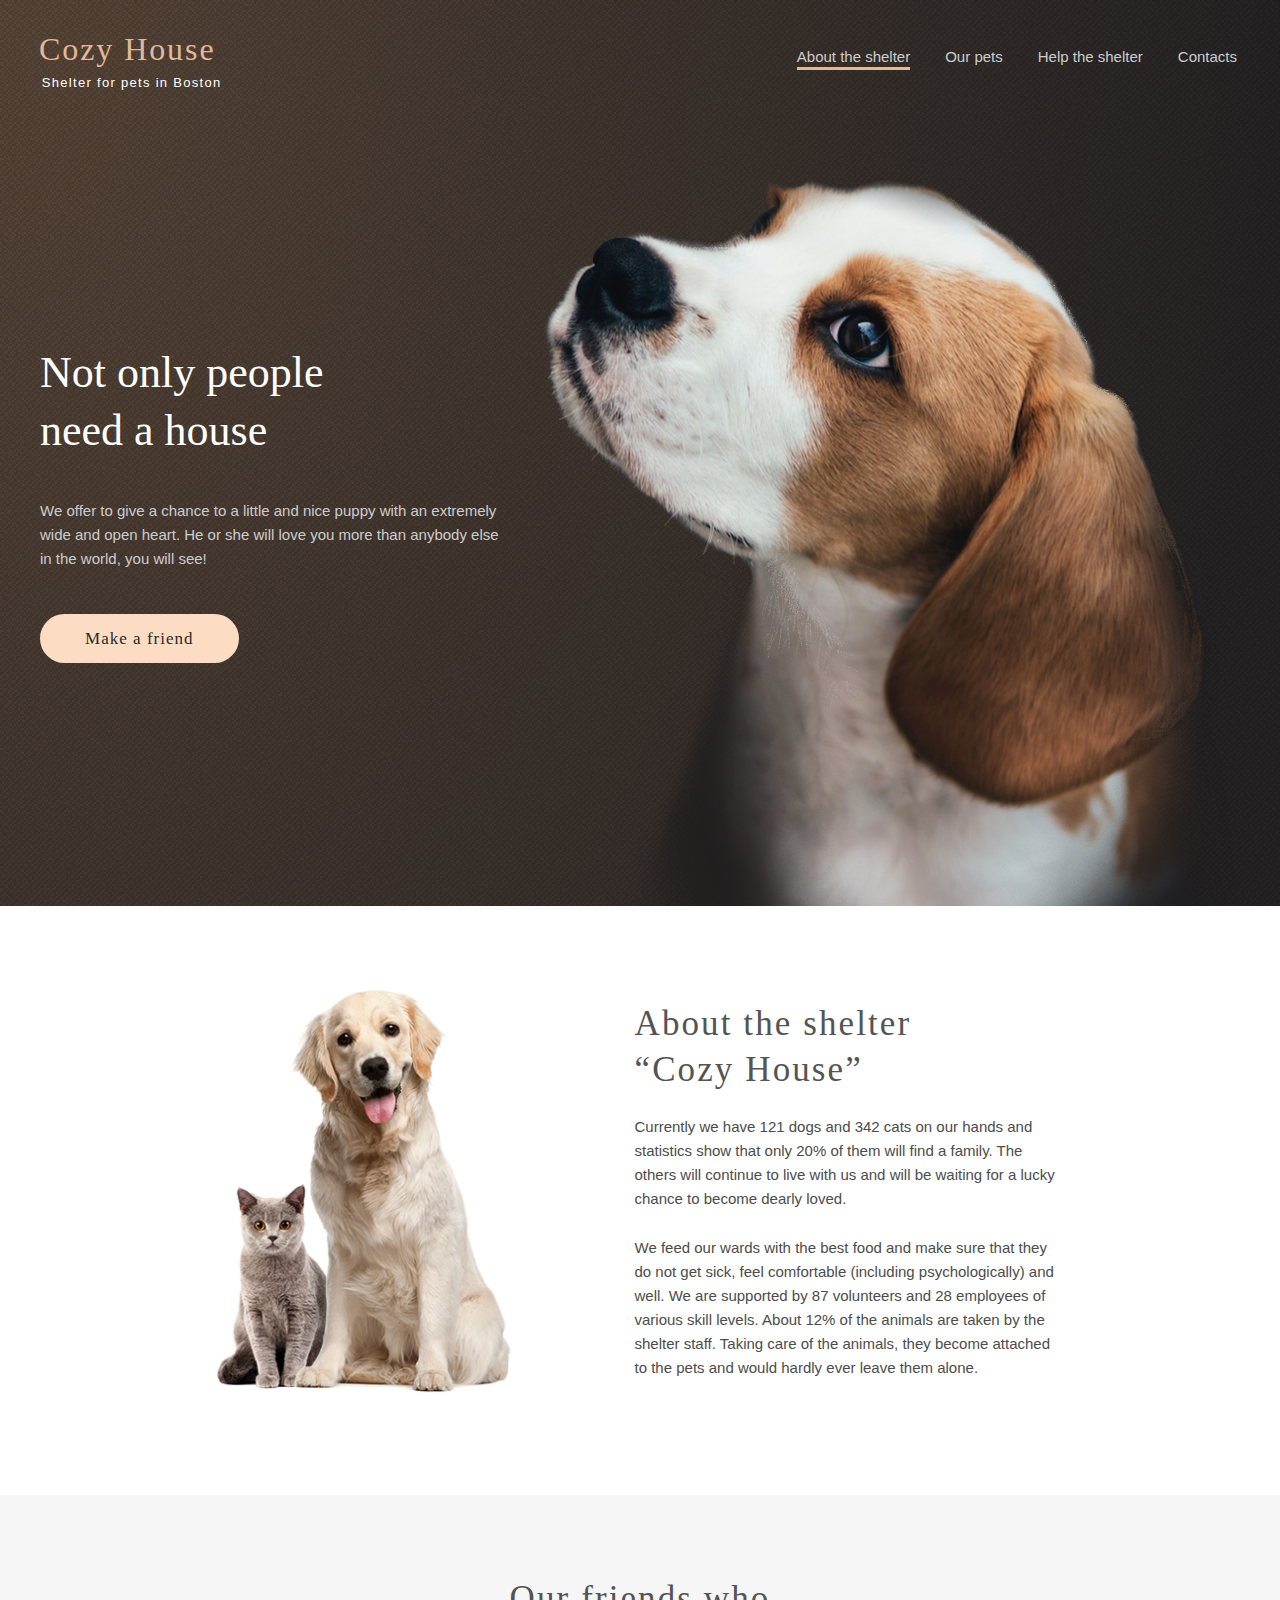
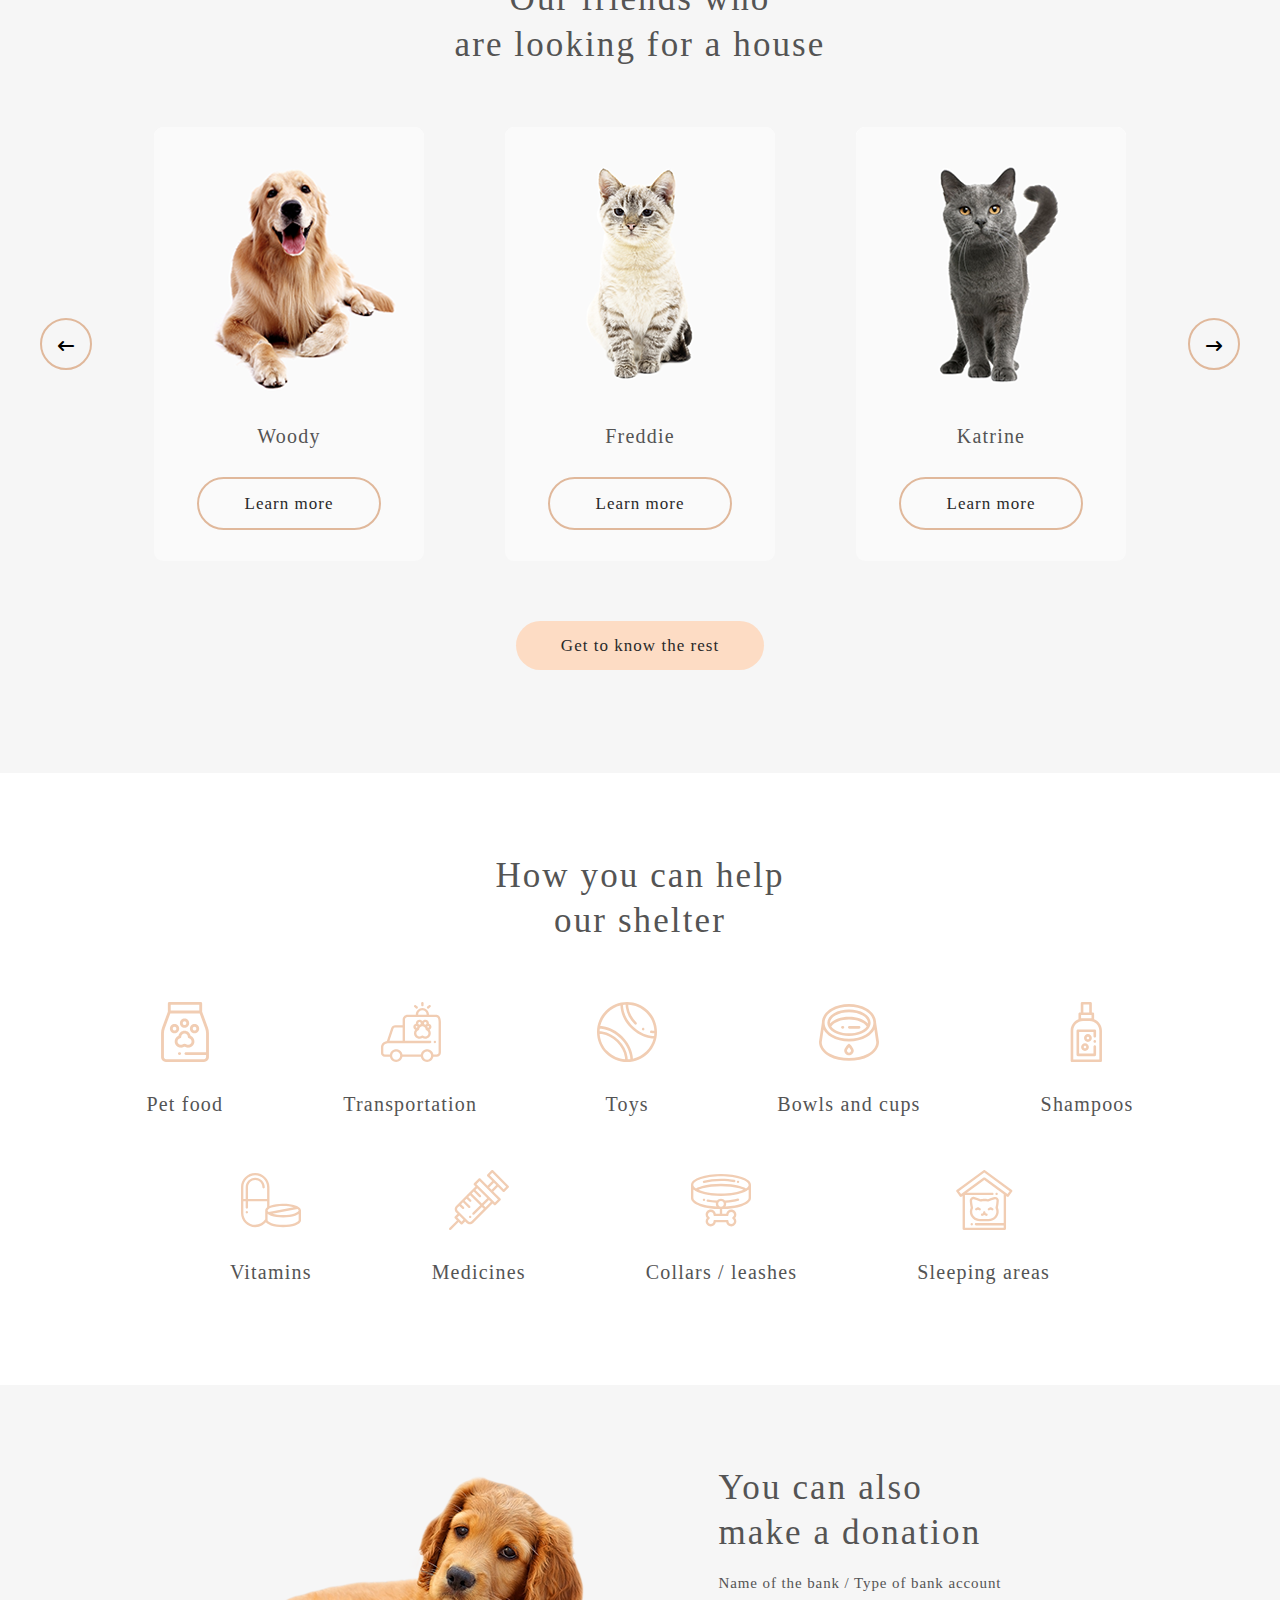
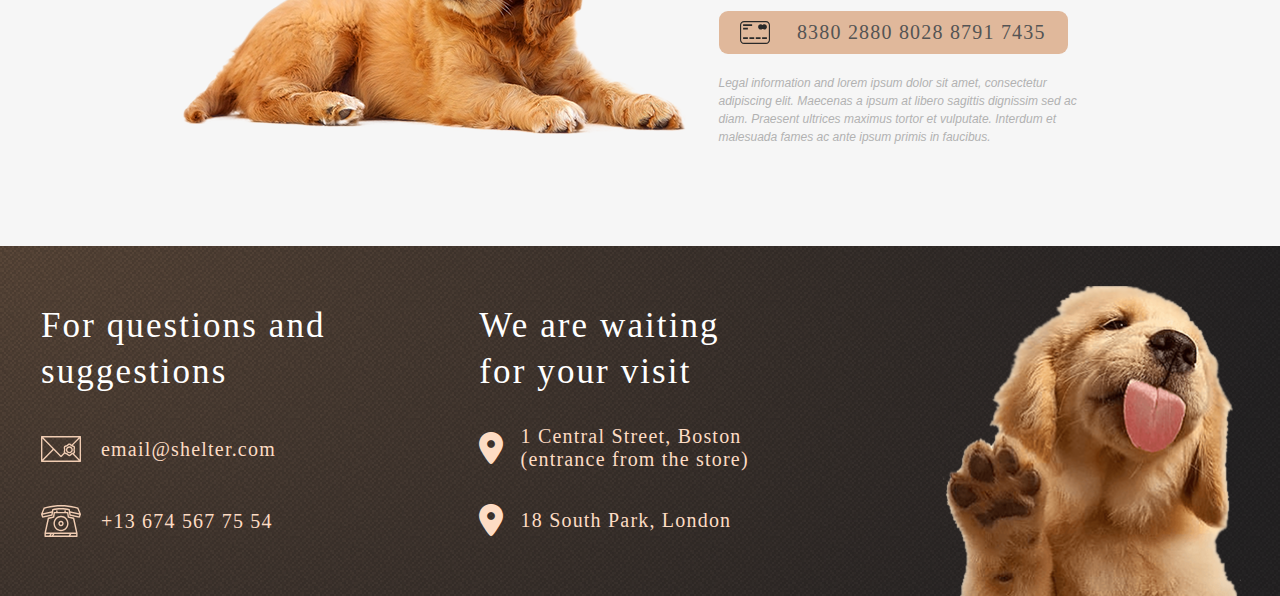
<file: shelter/index.html>
<!DOCTYPE html>
<html lang="en">
<head>
    <meta charset="UTF-8">
    <meta name="viewport" content="width=device-width, initial-scale=1.0">
    <link rel="stylesheet" href="./css/normalize.css" type="text/css">
    <link type="image/x-icon" href="./img/footer-puppy.png" rel="shortcut icon">
    <link href="https://cdnjs.cloudflare.com/ajax/libs/font-awesome/6.3.0/css/all.min.css" rel="stylesheet" type="text/css">
    <link rel="stylesheet" href="./css/common.css" type="text/css">
    <link rel="stylesheet" href="./css/home.css" type="text/css">
    <script src="./js/script.js"></script>
    <script src="./js/burger.js"></script>
    <script src="./js/pets.js"></script>
    <script src="./js/main-slider.js"></script>
    <script src="./js/pop-up.js"></script>
    <title>Shelter</title>
</head>
<body>
    <div class="header-container">
        <header class="header section">
            <div class="main-header">
                <a href="#" class="logo-link">
                    <h3 class="header-headline">Cozy House</h3>
                    <p class="header-description">Shelter for pets in Boston</p>
                </a>
                <nav class="navigation">
                    <a href="./index.html" class="navigation-item navigation-active-item">About the shelter</a>
                    <a href="./pets.html" class="navigation-item">Our pets</a>
                    <a href="#help" class="navigation-item">Help the shelter</a>
                    <a href="#footer" class="navigation-item">Contacts</a>
                </nav>
                <div class="burger-menu">
                    <i class="fa-sharp fa-solid fa-bars burger-icon"></i>
                </div>
                <div class="burger-wrapper">
                    <div class="burger-content">
                        <div class="burger-items">
                            <a href="./index.html" class="navigation-item navigation-active-item burger-active-item burger-item">About the shelter</a>
                            <a href="./pets.html" class="navigation-item burger-item">Our pets</a>
                            <a href="#help" class="navigation-item burger-item">Help the shelter</a>
                            <a href="#footer" class="navigation-item burger-item">Contacts</a>
                        </div>
                    </div>
                </div>
            </div>
        </header>
        <section class="section">
            <div class="not-only">
                <div class="information-container">
                    <h1 class="section-headline">Not only people<br>need a house</h1>
                    <p class="section-description">We offer to give a chance to a little and nice puppy with an extremely wide and open heart. He or she will love you more than anybody else in the world, you will see!</p>
                    <a href="#our-friends"  class="main-button">Make a friend</a>
                </div>
                <div class="image-container">
                    <img src="./img/start-screen-puppy.png" alt="start-screen-puppy" class="main-image">
                </div>
            </div>
        </section>
    </div>
    <main>
        <section class="section">
            <div class="about">
                <div class="about-description">
                    <h3 class="about-heading">About the shelter</h3>
                    <h3 class="about-heading">“Cozy House”</h3>
                    <p class="about-text">Currently we have 121 dogs and 342 cats on our hands and statistics show that only 20% of them will find a family. The others will continue to live with us and will be waiting for a lucky chance to become dearly loved.</p>
                    <p class="about-text second-text">We feed our wards with the best food and make sure that they do not get sick, feel comfortable (including psychologically) and well. We are supported by 87 volunteers and 28 employees of various skill levels. About 12% of the animals are taken by the shelter staff. Taking care of the animals, they become attached to the pets and would hardly ever leave them alone.</p>
                </div>
                <div class="about-image-container">
                    <img src="./img/about-pets.png" alt="about-pets" class="about-image">
                </div>
            </div>
        </section>
        <div class="our-friends-container" id="our-friends">
            <section class="section">
                <div class="our-friends">
                    <h3 class="our-friends-title">Our friends who<br>are looking for a house</h3>
                    <div class="our-friends-details">
                        <div class="our-friends-pets">
                            <!--
                            <a href="#" class="friend-pet first-pet">
                                <img src="./img/pets-katrine.png" alt="katrine" class="friend-pet-image">
                                <div class="friend-pet-name">Katrine</div>
                                <span class="secondary-button">Learn more</span>
                            </a>
                            <a href="#" class="friend-pet second-pet">
                                <img src="./img/pets-jennifer.png" alt="jennifer" class="friend-pet-image">
                                <div class="friend-pet-name">Jennifer</div>
                                <span class="secondary-button">Learn more</span>
                            </a>
                            <a href="#" class="friend-pet third-pet">
                                <img src="./img/pets-woody.png" alt="woody" class="friend-pet-image">
                                <div class="friend-pet-name">Woody</div>
                                <span class="secondary-button">Learn more</span>
                            </a>
                            -->
                        </div>
                        <i class="fa-sharp fa-solid fa-arrow-left-long friend-pet-arrow"></i>
                        <i class="fa-sharp fa-solid fa-arrow-right-long friend-pet-arrow"></i>
                        <div class="pet-wrapper">
                            <div class="pet-popup">
                                <i class="fa-solid fa-xmark"></i>
                                <div class="pet-image-container">
                                    <img class="pet-image" alt="pet-image" src="./img/pets-jennifer.png"></img>
                                </div>
                                <div class="pet-content">
                                    <div class="pet-name">Jennifer</div>
                                    <div class="pet-breed">Dog - Labrador</div>
                                    <div class="pet-text">Jennifer is a sweet 2 months old Labrador that is patiently waiting to find a new forever home. This girl really enjoys being able to go outside to run and play, but won't hesitate to play up a storm in the house if she has all of her favorite toys.</div>
                                    <ul class="pet-information">
                                        <li class="pet-age information-item"><b class="information-item-field">Age: </b><span>2 months</span></li>
                                        <li class="inoculations information-item"><b class="information-item-field">Inoculations: </b><span>none</span></li>
                                        <li class="diseases information-item"><b class="information-item-field">Diseases: </b><span>none</span></li>
                                        <li class="parasites information-item"><b class="information-item-field">Parasites: </b><span>none</span></li>
                                    </ul>
                                </div>
                            </div>
                        </div>
                    </div>
                    <div class="pets-button-container">
                        <a href="./pets.html" class="main-button pets-button">Get to know the rest</a>
                    </div>
                </div>
            </section>
        </div>
        <section class="section">
            <div class="help" id="help">
                <h3 class="help-title">How you can help<br>our shelter</h3>
                <div class="help-items">
                    <div class="help-item">
                        <img src="./img/icons-for-help-section/icon-pet-food.svg" alt="pet-food" class="help-item-img">
                        <h4 class="help-item-title">Pet food</h4>
                    </div>
                    <div class="help-item">
                        <img src="./img/icons-for-help-section/icon-transportation.svg" alt="transportation" class="help-item-img">
                        <h4 class="help-item-title">Transportation</h4>
                    </div>
                    <div class="help-item">
                        <img src="./img/icons-for-help-section/icon-toys.svg" alt="toys" class="help-item-img">
                        <h4 class="help-item-title">Toys</h4>
                    </div>
                    <div class="help-item">
                        <img src="./img/icons-for-help-section/icon-bowls-and-cups.svg" alt="bowls-and-cups" class="help-item-img">
                        <h4 class="help-item-title">Bowls and cups</h4>
                    </div>
                    <div class="help-item">
                        <img src="./img/icons-for-help-section/icon-shampoos.svg" alt="shampoos" class="help-item-img">
                        <h4 class="help-item-title">Shampoos</h4>
                    </div>
                    <div class="help-item">
                        <img src="./img/icons-for-help-section/icon-vitamins.svg" alt="vitamins" class="help-item-img">
                        <h4 class="help-item-title">Vitamins</h4>
                    </div>
                    <div class="help-item">
                        <img src="./img/icons-for-help-section/icon-medicines.svg" alt="medicines" class="help-item-img">
                        <h4 class="help-item-title">Medicines</h4>
                    </div>
                    <div class="help-item">
                        <img src="./img/icons-for-help-section/icon-collars-leashes.svg" alt="icon-collars-leashes" class="help-item-img">
                        <h4 class="help-item-title">Collars / leashes</h4>
                    </div>
                    <div class="help-item">
                        <img src="./img/icons-for-help-section/icon-sleeping-area.svg" alt="sleeping-areas" class="help-item-img">
                        <h4 class="help-item-title">Sleeping areas</h4>
                    </div>
                </div>
            </div>
        </section>
        <section class="in-addition">
            <div class="donation-container section">
                <div class="donation-dog">
                    <img src="./img/donation-dog.png" alt="donation-dog" class="donation-dog-image">
                </div>
                <div class="donation-information">
                    <h3 class="donation-title">You can also<br>make a donation</h3>
                    <h5 class="donation-subtitle">Name of the bank / Type of bank account</h5>
                    <div class="card">
                        <img src="./img/icons-for-donation-section/credit-card.svg" alt="credit-card" class="credit-card">
                        <a href="#" class="card-link">
                            <h4 class="card-number">8380 2880 8028 8791 7435</h4>
                        </a>
                    </div>
                    <p class="donation-description">Legal information and lorem ipsum dolor sit amet, consectetur adipiscing elit. Maecenas a ipsum at libero sagittis dignissim sed ac diam. Praesent ultrices maximus tortor et vulputate. Interdum et malesuada fames ac ante ipsum primis in faucibus.</p>
                </div>
            </div>
        </section>
    </main>
    <footer class="footer" id="footer">
        <div class="section">
            <div class="footer-container">
                <div class="contact">
                    <h3 class="contact-headline">For questions and suggestions</h3>
                    <div class="email-container">
                        <a href="mailto:email@shelter.com" class="email">
                        <img src="./img/icons-for-footer/icon-email.svg" alt="email" class="email-icon">
                        <div class="email-text">email@shelter.com</div></a>
                    </div>
                    <div class="phone-container">
                        <a href="tel:+136745677554”" class="phone-number">
                        <img src="./img/icons-for-footer/icon-phone.svg" alt="phone" class="phone-icon">
                        <div class="phone-text">+13 674 567 75 54</div></a>
                    </div>
                </div>
                <div class="address">
                    <h3 class="address-headline">We are waiting for your visit</h3>
                    <div class="first-address">
                        <a href="https://goo.gl/maps/zKSyStFn48Qr1TkD9" target="_blank" class="first-address-location">
                            <i class="fa-sharp fa-solid fa-location-dot"></i>
                            <p class="first-address-text">1 Central Street, Boston<br>(entrance from the store)</p>
                        </a>
                    </div>
                    <div class="second-address">
                        <a href="https://goo.gl/maps/zKSyStFn48Qr1TkD9" target="_blank" class="second-address-location">
                            <i class="fa-sharp fa-solid fa-location-dot"></i>
                            <p class="second-address-text">18 South Park, London</p>
                        </a>
                    </div>
                </div>
                <div class="puppy-container">
                    <img src="./img/footer-puppy.png" alt="footer-puppy" class="puppy-image">
                </div>
            </div>
        </div>
    </footer>
</body>
</html>
</file>
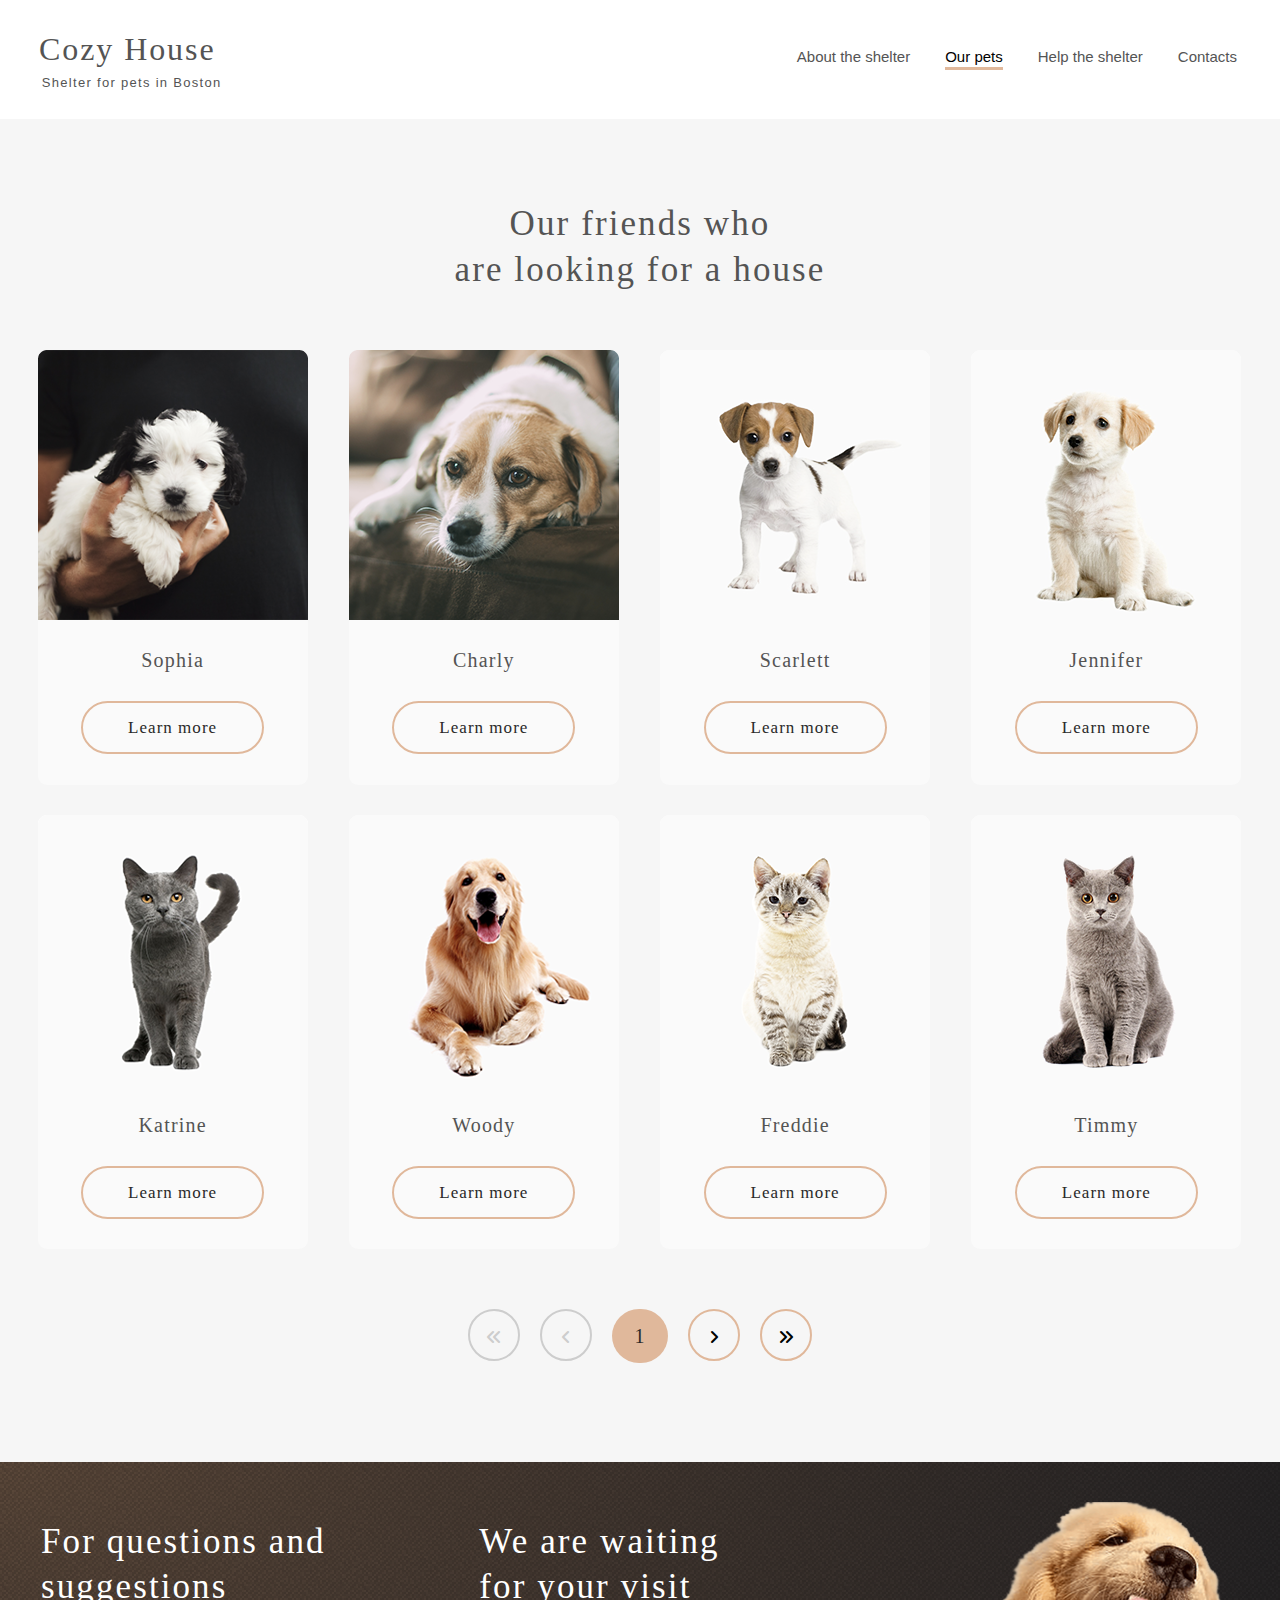
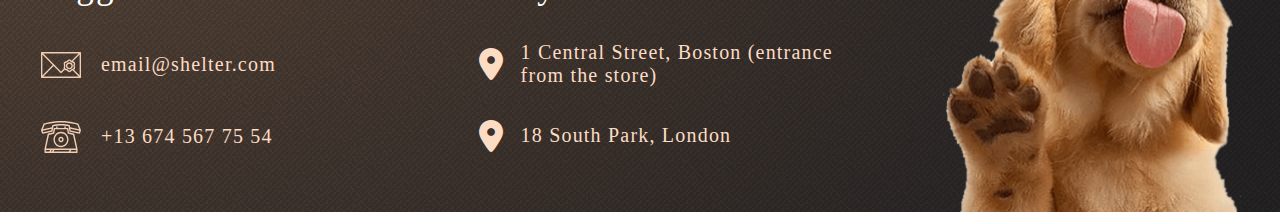
<file: shelter/pets.html>
<!DOCTYPE html>
<html lang="en">
    <head>
        <meta charset="UTF-8">
        <meta name="viewport" content="width=device-width, initial-scale=1.0">
        <link rel="stylesheet" href="./css/normalize.css" type="text/css">
        <link type="image/x-icon" href="./img/footer-puppy.png" rel="shortcut icon">
        <link href="https://cdnjs.cloudflare.com/ajax/libs/font-awesome/6.3.0/css/all.min.css" rel="stylesheet" type="text/css">
        <link rel="stylesheet" href="./css/common.css" type="text/css">
        <link rel="stylesheet" href="./css/pets.css" type="text/css">
        <script src="./js/script.js"></script>
        <script src="./js/burger.js"></script>
        <script src="./js/pets.js"></script>
        <script src="./js/pop-up.js"></script>
        <script src="./js/pets-pagination.js"></script>
        <title>Pets</title>
    </head>
    <body>
        <div class="header-container">
            <header class="header section">
                <div class="main-header">
                    <a href="./index.html" class="logo-link">
                        <h3 class="header-headline">Cozy House</h3>
                        <p class="header-description">Shelter for pets in Boston</p>
                    </a>
                    <nav class="navigation">
                        <a href="./index.html" class="navigation-item">About the shelter</a>
                        <a href="./pets.html" class="navigation-item navigation-active-item">Our pets</a>
                        <a href="./index.html#help" class="navigation-item">Help the shelter</a>
                        <a href="#footer" class="navigation-item">Contacts</a>
                    </nav>
                    <div class="burger-menu">
                        <i class="fa-sharp fa-solid fa-bars burger-icon"></i>
                    </div>
                    <div class="burger-wrapper">
                        <div class="burger-content">
                            <div class="burger-items">
                                <a href="./index.html" class="navigation-item burger-item">About the shelter</a>
                                <a href="./pets.html" class="navigation-item burger-active-item burger-item">Our pets</a>
                                <a href="#help" class="navigation-item burger-item">Help the shelter</a>
                                <a href="#footer" class="navigation-item burger-item">Contacts</a>
                            </div>
                        </div>
                    </div>
                </div>
            </header>
        </div>
        <main>
            <div class="our-friends-container">
                <div class="pet-wrapper">
                    <div class="pet-popup">
                        <i class="fa-solid fa-xmark"></i>
                        <div class="pet-image-container">
                            <img class="pet-image" alt="pet-image" src="./img/pets-jennifer.png"></img>
                        </div>
                        <div class="pet-content">
                            <div class="pet-name">Jennifer</div>
                            <div class="pet-breed">Dog - Labrador</div>
                            <div class="pet-text">Jennifer is a sweet 2 months old Labrador that is patiently waiting to find a new forever home. This girl really enjoys being able to go outside to run and play, but won't hesitate to play up a storm in the house if she has all of her favorite toys.</div>
                            <ul class="pet-information">
                                <li class="pet-age information-item"><b class="information-item-field">Age: </b><span>2 months</span></li>
                                <li class="inoculations information-item"><b class="information-item-field">Inoculations: </b><span>none</span></li>
                                <li class="diseases information-item"><b class="information-item-field">Diseases: </b><span>none</span></li>
                                <li class="parasites information-item"><b class="information-item-field">Parasites: </b><span>none</span></li>
                            </ul>
                        </div>
                    </div>
                </div>
                <div class="section">
                    <section class="our-friends" id="our-friends">
                        <h1 class="our-friends-title">Our friends who<br>are looking for a house</h1>
                        <div class="our-friends-details">
                            <div class="our-friends-pets">
                                <!--
                                <a href="#" class="friend-pet first-friend-pet">
                                    <img src="./img/pets-katrine.png" alt="katrine" class="friend-pet-image">
                                    <div class="friend-pet-name">Katrine</div>
                                    <span class="secondary-button">Learn more</span>
                                </a>
                                <a href="#" class="friend-pet second-friend-pet">
                                    <img src="./img/pets-jennifer.png" alt="jennifer" class="friend-pet-image">
                                    <div class="friend-pet-name">Jennifer</div>
                                    <span class="secondary-button">Learn more</span>
                                </a>
                                <a href="#" class="friend-pet third-friend-pet">
                                    <img src="./img/pets-woody.png" alt="woody" class="friend-pet-image">
                                    <div class="friend-pet-name">Woody</div>
                                    <span class="secondary-button">Learn more</span>
                                </a>
                                <a href="#" class="friend-pet fourth-friend-pet">
                                    <img src="./img/additional-images/pets-sophia.png" alt="sophia" class="friend-pet-image">
                                    <div class="friend-pet-name">Sophia</div>
                                    <span class="secondary-button">Learn more</span>
                                </a>
                                <a href="#" class="friend-pet fifth-friend-pet">
                                    <img src="./img/additional-images/pets-timmy.png" alt="timmy" class="friend-pet-image">
                                    <div class="friend-pet-name">Timmy</div>
                                    <span class="secondary-button">Learn more</span>
                                </a>
                                <a href="#" class="friend-pet sixth-friend-pet">
                                    <img src="./img/additional-images/pets-charly.png" alt="charly" class="friend-pet-image">
                                    <div class="friend-pet-name">Charly</div>
                                    <span class="secondary-button">Learn more</span>
                                </a>
                                <a href="#" class="friend-pet seventh-friend-pet">
                                    <img src="./img/additional-images/pets-scarlet.png" alt="scarlet" class="friend-pet-image">
                                    <div class="friend-pet-name">Scarlet</div>
                                    <span class="secondary-button">Learn more</span>
                                </a>
                                <a href="#" class="friend-pet eighth-friend-pet">
                                    <img src="./img/additional-images/pets-freddie.png" alt="freddie" class="friend-pet-image">
                                    <div class="friend-pet-name">Freddie</div>
                                    <span class="secondary-button">Learn more</span>
                                </a>
                                -->
                            </div>
                        </div>
                        <div class="container-for-arrows">
                            <a href="#" class="arrow-left">
                                <i class="fa-solid fa-angles-left"></i>
                            </a>
                            <a href="#" class="arrow-left">
                                <i class="fa-solid fa-angle-left"></i>
                            </a>
                            <a href="#" class="page-button">1</a>
                            <a href="#" class="arrow-right">
                                <i class="fa-solid fa-angle-right"></i>
                            </a>
                            <a href="#" class="arrow-right">
                                <i class="fa-solid fa-angles-right"></i>
                            </a>
                        </div>
                    </section>
                </div>
            </div>
        </main>
        <footer class="footer" id="footer">
            <div class="section">
                <div class="footer-container">
                    <div class="contact">
                        <h3 class="contact-headline">For questions and suggestions</h3>
                        <div class="email-container">
                            <a href="mailto:email@shelter.com" class="email">
                            <img src="./img/icons-for-footer/icon-email.svg" alt="email" class="email-icon">
                            <div class="email-text">email@shelter.com</div></a>
                        </div>
                        <div class="phone-container">
                            <a href="tel:+136745677554”" class="phone-number">
                            <img src="./img/icons-for-footer/icon-phone.svg" alt="phone" class="phone-icon">
                            <div class="phone-text">+13 674 567 75 54</div></a>
                        </div>
                    </div>
                    <div class="address">
                        <h3 class="address-headline">We are waiting for your visit</h3>
                        <div class="first-address">
                            <a href="https://goo.gl/maps/zKSyStFn48Qr1TkD9" target="_blank" class="first-address-location">
                                <i class="fa-sharp fa-solid fa-location-dot"></i>
                                <p class="first-address-text">1 Central Street, Boston (entrance from the store)</p>
                            </a>
                        </div>
                        <div class="second-address">
                            <a href="https://goo.gl/maps/zKSyStFn48Qr1TkD9" target="_blank" class="second-address-location">
                                <i class="fa-sharp fa-solid fa-location-dot"></i>
                                <p class="second-address-text">18 South Park, London</p>
                            </a>
                        </div>
                    </div>
                    <div class="puppy-container">
                        <img src="./img/footer-puppy.png" alt="footer-puppy" class="puppy-image">
                    </div>
                </div>
            </div>
        </footer>
    </body>
</html>
</file>
<file: shelter/css/common.css>
* {
    box-sizing: border-box;
}

html {
    scroll-behavior: smooth;
}

body {
    font-family: 'Georgia';
}

.section {
    max-width: 1280px;
    margin: 0 auto;
}

.main-header {
    display: flex;
    justify-content: space-between;
    align-items: center;
    padding-left: 1.25rem;
    padding-right: 1.25rem;
    position: relative;
}

.logo-link {
    text-decoration: none;
    color:#e0b89b;
    transition: all 0.2s;
}

.logo-link:active {
    color:#e49156;
}

.header-headline {
    font-style: normal;
    font-weight: 400;
    font-size: 2rem;
    line-height: 110%;
    letter-spacing: 0.06em;
    margin-bottom: 0;
}

.header-description {
    font-family: 'Arial';
    font-style: normal;
    font-weight: 400;
    font-size: 0.8125rem;
    line-height: 0.9375rem;
    letter-spacing: 0.1em;
    margin-top: 0.5rem;
    margin-bottom: 1.75rem;
    margin-left: 0.175rem;
}

.navigation {
    display: none;
}

.navigation-active-item {
    border-bottom: 3px solid #e0b89b;
    color:#FAFAFA;
}

.burger-menu {
    font-size: 1.8rem;
    padding-top: 0.6rem;
}

.burger-icon {
    color: #e0b89b;
    transition: transform 0.2s ease-in;
}

.burger-wrapper {
    display: none;
    position: fixed;
    left: 0;
    right: 0;
    top: 0;
    bottom: 0;
    background-color: rgba(41, 41, 41, 0.6);
}

.burger-content {
    height: 100%;
    max-width: 100vw;
    position: absolute;
    right: 0;
    background-color: #292929;
    animation-name: burger-content-animation;
    animation-duration: 0.2s;
    animation-direction: reverse;
    animation-fill-mode: both;
}

@keyframes burger-content-animation {
    from {width: 0;}
    to {width: 20rem;}
}

.visible-burger {
    overflow: hidden;
}

.visible-burger .burger-icon {
    z-index: 1;
    position: relative;
    transform: rotate(90deg);
}

.visible-burger .burger-content {
    animation-name: burger-content-animation;
    animation-duration: 0.2s;
    animation-direction: normal;
    animation-fill-mode: both;
    overflow-y: auto;
}

.burger-items {
    margin-left: 39px;
    margin-top: 256px;
    font-size: 35px;
    margin-right: 38px;
    text-align: center;
}

.burger-item {
    color: #CDCDCD;
    padding-bottom: 5px;
    margin-bottom: 49px;
    display: block;
    text-decoration: none;
    font-size: 32px;
    font-family: Arial;
}

.burger-active-item {
    color: #FAFAFA;
}

.main-image, .puppy-image {
    display: block;
}

.our-friends-container {
    background: #F6F6F6;
}

.our-friends-title {
    margin: 0 auto;
    max-width: 400px;
    font-style: normal;
    font-weight: 400;
    font-size: 35px;
    line-height: 130%;
    letter-spacing: 0.06em;
    color: #545454;
    text-align: center;
}

.friend-pet {
    margin-bottom: 1.875rem;
    background: #FAFAFA;
    padding-bottom: 45px;
    text-decoration: none;
    transition: all 0.2s;
    border-radius: 9px;
    text-align: center;
}

.friend-pet:active {
    box-shadow: 0 4px 8px 0 rgba(0, 0, 0, 0.2), 0 6px 20px 0 rgba(0, 0, 0, 0.19);
}

.our-friends-pets {
    display: flex;
    justify-content: center;
}

.friend-pet-name {
    font-style: normal;
    font-weight: 400;
    font-size: 20px;
    line-height: 23px;
    letter-spacing: 0.06em;
    color: #545454;
    margin-top: 1.5rem;
    margin-bottom: 45px;
}

.secondary-button {
    cursor: pointer;
    font-style: normal;
    font-weight: 400;
    font-size: 17px;
    line-height: 130%;
    letter-spacing: 0.06em;
    color: #292929;
    border: 2px solid #e0b89b;
    padding: 15px 45px;
    background: #FAFAFA;
    border-radius: 100px;
    font-family: 'Georgia';
    transition: all 0.2s;
}


.secondary-button:active {
    background: #e49156;
    border: 2px solid #e49156;
}

.footer {
    background: url(../img/background/noise_transparent@2x.png), radial-gradient(100% 215.42% at 0% 0%, #5B483A 0%, #262425 100%);
}

.footer-container {
    padding-top: 0.3125rem;
    text-align: center;
}

.contact {
    padding: 0 2.1875rem;
}

.contact-headline, .address-headline {
    font-style: normal;
    font-weight: 400;
    font-size: 1.5625rem;
    line-height: 130%;
    letter-spacing: 0.06em;
    color: #FFFFFF;
    margin-bottom: 40px;
}

.address {
    margin-bottom: 2.5rem;
}

.address-headline {
    margin-bottom: 2.4375rem;
    margin-top: 2.5rem;
    margin-left: 1.625rem;
    margin-right: 1.6875rem;
}

.email-container {
    margin-bottom: 2.5rem;
}

.first-address {
    margin-bottom: 2.5rem;
}

.email, .phone-number, .first-address-location, .second-address-location {
    font-style: normal;
    font-weight: 400;
    font-size: 20px;
    line-height: 115%;
    letter-spacing: 0.06em;
    color:#FDDCC4;
    text-decoration: none;
    display: flex;
    align-items: center;
}

.email-text, .phone-text {
    margin-left: 20px;
}

.first-address-location,
.second-address-location {
    display: flex;
    letter-spacing: 0.06em;
    text-align: left;
}

.fa-location-dot {
    font-size: xx-large;
    color: #FDDCC4;
    margin-left: 0.5rem;
}

.first-address-text, .second-address-text {
    margin: 0 0.875rem 0 1.25rem;
}

.email-text,
.phone-text,
.first-address-text,
.second-address-text {
    transition: all 0.2s;
}


.email-text:active,
.phone-text:active,
.first-address-text:active,
.second-address-text:active {
    color:#e49156;
}

.puppy-image {
    width: 81%;
    margin-left: 1.6875rem;
}

.visible-pop-up {
    overflow: hidden;
}

.visible-pop-up .pet-wrapper {
    display: flex;
}

.pet-wrapper {
    background: rgba(41, 41, 41, 0.6);
    right: 0;
    left: 0;
    top: 0;
    bottom: 0;
    position: fixed;
    align-items: center;
    display: none;
}

.fa-xmark {
    cursor: pointer;
    border-radius: 50%;
    border: 2px solid #e0b89b;
    width: 52px;
    height: 52px;
    line-height: 52px;
    transition: all 0.2s;
    position: absolute;
    top: -60px;
    right: -28px;
    text-align: center;
}

.pet-popup {
    margin-left: 40px;
    margin-right: 40px;
    max-width: 900px;
    background: #FAFAFA;
    border-radius: 9px;
    display: flex;
    align-items: center;
    position: relative;
}

.pet-image-container {
    display: none;
}

.pet-image {
    width: 100%;
    display: block;
}

.pet-content {
    margin: 12px;
    text-align: center;
}

.pet-name {
    font-size: 35px;
    margin-bottom: 10px;
    letter-spacing: 0.06em;
}

.pet-breed {
    font-size: 20px;
    margin-bottom: 20px;
    letter-spacing: 0.06em;
}

.pet-text {
    margin-bottom: 24px;
    letter-spacing: 0.06em;
    font-size: 13px;
    line-height: 110%;
    text-align: justify;
}

.pet-age,
.inoculations,
.deseases,
.parasites {
    font-size: 15px;
    letter-spacing: 0.06em;
}

.pet-information {
    padding-left: 15px;
    list-style: none;
    text-align: left;
}

.information-item {
    margin-bottom: 4px;
}

.information-item-field {
    margin-right: 5px;
}

.pet-information .information-item::before {
    content: "\2022";
    color: #F1CDB3;
    font-weight: bold;
    display: inline-block;
    width: 1em; 
    margin-left: -1em;
  }

@media only screen and (min-width: 768px) {
    .main-header {
        padding: 0 2rem 0 1.875rem;
    }

    .navigation {
        display: flex;
        font-family: 'Arial';
        font-size: 0.9375rem;
        margin-bottom: 0;
        color: #CDCDCD;
    }
    
    .navigation-item {
        text-decoration: none;
        color: #CDCDCD;
        transition: all 0.2s;
        margin-left: 2.1875rem;
        margin-right: 0;
        padding-bottom: 0.125rem;
    }
    
    .navigation-item:active {
        color: #e49156;
        border-bottom: 3px solid #e49156;
    }

    .burger-menu {
        display: none;
    }

    .our-friends-pets {
        justify-content: space-between;
    }
    
    .pet-popup {
        margin-left: 69px;
        margin-right: 69px;
    }

    .fa-xmark {
        right: -43px;
    }

    .pet-image-container {
        display: block;
        width: 58%;
        overflow: hidden;
        border-top-left-radius: 9px;
        border-bottom-left-radius: 9px;
    }

    .pet-content {
        text-align: left;
        width: 42%;
        margin-left: 10px;
        margin-top: 0px;
    }

    .pet-text {
        text-align: left;
    }

    .footer-container {
        display: flex;
        justify-content: space-between;
        padding: 2.5rem 2.5rem 0 2.5rem;
    }

    .contact-headline, .address-headline {
        font-size: 35px;
    }
    
    .email, .phone-number, .first-address-location, .second-address-location {
        font-size: 1.25rem;
    }
    
    .puppy-image {
        width: 100%;
    }

    .footer-container {
        flex-wrap: wrap;
        padding: 0;
        margin: 0 4rem 0 4rem;
    }

    .contact {
        width: 50%;
        padding: 0;
    }

    .contact-headline {
        text-align: start;
        margin-top: 1.9375rem;
        margin-left: 0;
        margin-right: 0.625rem;
    }

    .address {
        width: 50%;
    }

    .address-headline {
        text-align: start;
        margin-top: 1.9375rem;
        margin-left: 1.1875rem;
    }

    .first-address {
        margin-top: -0.5rem;
        margin-left: 0.4375rem;
    }

    .second-address {
        margin-top: -0.4375rem;
        margin-left: 0.4375rem;
    }

    .first-address-text,
    .second-address-text {
        margin-right: 0;
    }

    .puppy-container {
        margin: 0;
        width: 100%;
    }

    .puppy-image {
        width: calc(100% - 340px);
        margin: 1.5rem auto 0;
    }
}

@media only screen and (min-width: 1280px) {
    .main-header {
        padding: 0 43px 0 39px;
    }
    
    .navigation-item {
        margin-left: 35px;
    }

    .pet-popup {
        margin-left: auto;
        margin-right: auto;
    }

    .pet-content {
        margin-left: 32px;
        margin-right: 8px;
    }

    .pet-text {
        margin-bottom: 40px;
    }

    .pet-breed {
        margin-bottom: 42px;
        font-size: 15px;
    }

    .information-item {
        margin-bottom: 10px;
    }

    .first-address-location,
    .second-address-location {
        text-align: center;
    }

    .footer-container {
        margin: 0 38px 0 41px;
        padding: 0;
        flex-wrap: nowrap;
    }

    .contact {
        margin-top: 57px;
        width: 33%;
    }

    .contact-headline {
        margin: 0 90px 39px 0;
    }

    .address {
        margin-top: 57px;
        padding-left: 36px;
        width: 33%;
    }

    .address-headline {
        margin: 0 90px 39px 0;
    }

    .first-address,
    .second-address {
        margin-left: 0;
    }

    .first-address-text,
    .second-address-text {
        text-align: left;
        margin-left: 1rem;
    }

    .fa-location-dot {
        margin-left: 0;
    }

    .puppy-container {
        width: 33%;
    }

    .puppy-image {
        width: auto;
        margin-top: 40px;
        margin-right: 0;
    }
}

@media (hover: hover) {
    .logo-link:hover {
        color: #FDDCC4;
    }
    
    .navigation-item:hover {
        border-bottom: 3px solid #e0b89b;
        color:#FAFAFA;
    }
    
    .friend-pet:hover {
        box-shadow: 0 4px 8px 0 rgba(0, 0, 0, 0.2), 0 6px 20px 0 rgba(0, 0, 0, 0.19);
    }

    .fa-xmark:hover {
        background-color: #e0b89b;
    }

    .secondary-button:hover {
        background: #e0b89b;
    }

    .email-text:hover,
    .phone-text:hover,
    .first-address-text:hover,
    .second-address-text:hover {
        color: #e0b89b;
    }
  }
</file>
<file: shelter/css/home.css>
.header-container {
    background: url(../img/background/noise_transparent@2x.png), radial-gradient(100% 215.42% at 0% 0%, #5B483A 0%, #262425 100%);
}

.header-description {
    color:#FFFFFF;
}

.not-only {
    text-align: center;
    margin-top: 2rem;
    margin-left: 0.625rem;
    margin-right: 0.625rem;
}

.section-headline {
    font-style: normal;
    font-weight: 400;
    font-size: 1.5625rem;
    line-height: 130%;
    color:#FFFFFF;
    margin: 0 1.5rem;
    letter-spacing: 0.06em;
}

.section-description {
    font-family: 'Arial';
    font-style: normal;
    font-weight: 400;
    font-size: 0.9375rem;
    line-height: 160%;
    color:#CDCDCD;
    margin-top: 2.625rem;
    margin-bottom: 3.5625rem;
}

.main-button {
    background: #FDDCC4;
    border-radius: 100px;
    font-style: normal;
    font-weight: 400;
    font-size: 1.0625rem;
    line-height: 130%;
    letter-spacing: 0.06em;
    color: #292929;
    font-family: 'Georgia';
    border: none;
    padding: 15px 45px;
    text-decoration: none;
    transition: all 0.2s;
}

.main-button:active {
    background: #e49156;
}

.image-container {
    margin-top: 7.5rem;
}

.main-image {
    display: block;
    width: 100%;
    padding-left: 2.5rem;
}

.about {
    margin-top: 2.625rem;
    text-align: center;
}

.about-heading {
    font-style: normal;
    font-weight: 400;
    font-size: 1.5625rem;
    line-height: 130%;
    color: #545454;
    letter-spacing: 0.06em;
    margin-top: 0;
}

.about-heading:first-child {
    margin-bottom: 0;
}

.about-text {
    font-family: 'Arial';
    font-style: normal;
    font-weight: 400;
    font-size: 0.9375rem;
    line-height: 160%;
    color: #4C4C4C;
    margin-left: 1.5625rem;
    margin-right: 1.5625rem;
    text-align: justify;
}

.about-text:first-of-type {
    padding-bottom: 1.375rem;
    margin-bottom: 0;
}

.second-text {
    margin-top: 0;
}

.about-image {
    width: 100%;
}

.about-image-container {
    margin: 2.625rem 1.875rem 2.25rem;
}

.our-friends {
    text-align: center;
    padding-bottom: 3.5625rem;
}

.our-friends-title {
    font-size: 1.5625rem;
    padding-top: 2.625rem;
}

.friend-pet {
    margin-left: 1.5625rem;
    margin-top: 2.625rem;
    margin-bottom: 1.25rem;
}

.second-pet {
    display: none;
}

.third-pet {
    display: none;
}

.friend-pet-arrow {
    cursor: pointer;
    border-radius: 50%;
    border: 2px solid #e0b89b;
    width: 52px;
    height: 52px;
    line-height: 52px;
    transition: all 0.2s;
}

.fa-arrow-right-long:active, .fa-arrow-left-long:active {
    background: #e49156;
    border: 2px solid #e49156;
}

.fa-arrow-left-long {
    margin-right: 5rem;
}

.pets-button-container {
    margin-top: 3.625rem;
}

.help {
    padding: 2.5rem 0.9375rem 0.75rem;
    text-align: center;
}

.help-title {
    margin: 0 auto;
    max-width: 400px;
    font-style: normal;
    font-weight: 400;
    font-size: 1.5625rem;
    line-height: 130%;
    letter-spacing: 0.06em;
    color: #545454;
    text-align: center;
}

.help-items {
    display: flex;
    flex-wrap: wrap;
    justify-content: space-between;
    margin-top: 2.5rem;
}

.help-item {
    min-width: 8.125rem;
    margin-bottom: 0.5rem;
}

.help-item-img {
    height: 3.25rem;
}

.help-item-title {
    font-style: normal;
    font-weight: 400;
    font-size: 0.9375rem;
    line-height: 115%;
    letter-spacing: 0.06em;
    color: #545454;
    margin-top: 1rem;
}

.in-addition {
    background: #F6F6F6;
    padding-top: 2.5625rem;
    padding-bottom: 0.375rem;
}

.donation-container {
    margin: 0 auto;
    max-width: 915px;
    display: flex;
    flex-direction: column-reverse;
}

.donation-information {
    text-align: center;
}

.donation-title {
    font-style: normal;
    font-weight: 400;
    font-size: 1.5625rem;
    line-height: 130%;
    letter-spacing: 0.06em;
    color: #545454;
    margin: 0 0 1.5rem 0;
}

.donation-subtitle {
    font-style: normal;
    font-weight: 400;
    font-size: 0.9375rem;
    line-height: 110%;
    color: #545454;
    margin: 0 1.4375rem 1.5625rem 1.5rem;
}

.card {
    display: flex;
    justify-content: space-evenly;
    background: #e0b89b;
    border-radius: 9px;
    padding-top: 0.625rem;
    padding-bottom: 0.625rem;
    margin: 0 1.25rem 1.25rem 1.25rem;
}

.card-link {
    text-decoration: none;
    color: #545454;
    transition: all 0.2s;
}

.card-link:active {
    text-decoration: none;
    color: #e49156;
}

.card-number {
    font-style: normal;
    font-weight: 400;
    font-size: 0.9375rem;
    line-height: 115%;
    letter-spacing: 0.06em;
    margin: 0;
}

.donation-description {
    font-family: 'Arial';
    font-style: italic;
    font-weight: 400;
    font-size: 12px;
    line-height: 18px;
    color: #B2B2B2;
    text-align: justify;
    margin-left: 1.25rem;
    margin-right: 1.25rem;
}

.donation-dog-image {
    width: calc(100% - 3.25rem);
    margin: 1.75rem 1.625rem;
}

@media only screen and (min-width: 768px) {
    .not-only {
        margin-left: 0;
        margin-top: 2.0625rem;
    }

    .information-container {
        margin-left: 9.625rem;
        margin-right: 8.625rem;
    }

    .section-headline {
        font-size: 2.75rem;
        text-align: start;
        margin-left: 0;
        margin-right: 0;
        letter-spacing: normal;
    }

    .section-description {
        font-size: 0.9375rem;
        text-align: start;
        margin-top: 2.5rem;
    }

    .not-only .main-button {
        margin-left: -0.375rem;
    }

    .image-container {
        margin-top: 7.75rem;
    }

    .main-image {
        width: calc(100% - 129px - 30px);
        margin-left: 129px;
    }

    .about {
        margin: 80px 0;
        text-align: center;
    }

    .about-description {
        margin-left: 169px;
        margin-right: 165px;
        text-align: start;
    }
    
    .about-heading {
        font-size: 35px;
        margin-bottom: 0;
    }

    .about-heading:first-of-type {
        padding-top: 0.125rem;
    }
    
    .about-text {
        font-family: 'Arial';
        font-style: normal;
        font-weight: 400;
        font-size: 0.9375rem;
        line-height: 160%;
        color: #4C4C4C;
        margin: 23px 0 0 0;
        text-align: start;
        margin-right: 2px;
        padding-bottom: 2px
    }

    .second-text {
        margin-top: 0.1875rem;
    }

    .about-image-container {
        margin: 4.875rem 14.625rem 6.25rem;
    }

    .our-friends-container {
        padding-bottom: 3rem;
    }

    .our-friends {
        padding: 0;
    }

    .our-friends-title {
        font-size: 1.5625rem;
        padding-top: 4.825rem;
        font-size: 35px;
    }
    
    .our-friends-details {
        display: flex;
        align-items: center;
        justify-content: space-around;
        text-align: center;
        margin: 60px 30px 0 30px;
    }

    .fa-arrow-left-long {
        margin-right: 0;
    }

    .our-friends-pets {
        flex-grow: 1;
        margin: 0;
    }

    .friend-pet {
        margin: 0 0.75rem;
    }

    .second-pet {
        display: block;
    }
    
    .fa-arrow-left-long {
        order: -1;
    }

    .pets-button-container {
        margin-bottom: 4.25rem;
        margin-top: 4.625rem;
    }

    .help-title {
        font-size: 35px;
    }
    
    .help {
        padding: 5rem 4.3125rem 2.875rem;
    }
    
    .help-item-title {
        font-size: 20px;
        margin-bottom: 1.33em;
    }

    .help-item-img {
        height: auto;
    }
    
    .help-items {
        margin-top: 3.625rem;
    }

    .help-item {
        min-width: 10.625rem;
    }

    .help-item-title {
        margin-top: 1.625rem;
        margin-bottom: 2.33em;
    }

    .in-addition {
        padding-top: 5rem;
        padding-bottom: 4.1875rem;
    }

    .donation-information {
        text-align: start;
        margin-left: 194px;
        margin-right: 194px;
    }

    .donation-title {
        font-size: 35px;
        margin-bottom: 19px;
    }

    .donation-subtitle {
        margin: 0 0 20px 0;
        letter-spacing: 0.06em;
    }

    .card-link {
        margin-left: -17px;
    }

    .card {
        margin: 0 1.875rem 1.25rem 0;
        justify-content: space-around;
    }

    .card-number {
        font-size: 20px;
    }

    .donation-description {
        text-align: start;
        margin-left: 0;
    }

    .donation-dog {
        text-align: center;
        margin-top: 1.3125rem;
    }

    .donation-dog-image {
        width: calc(100% - 132px - 132px);
    }

}

@media only screen and (min-width: 1280px) {
    .not-only {
        display: flex;
        align-items: center;
        margin: 60px 40px 0;
        text-align: left;
    }

    .not-only .main-button {
        margin-left: 0;
    }

    .information-container {
        margin: -90px 0 0 0;
    }

    .image-container {
        margin: 0;
    }

    .main-image {
        width: auto;
        margin: 0;
        padding: 0;
    }

    .section-headline {
        font-size: 2.75rem;
    }

    .section-description {
        font-size: 0.9375rem;
        margin-right: 2rem;
    }

    .main-image {
        text-align: center;
    }

    .about {
        display: flex;
        margin: 80px 40px;
        flex-direction: row-reverse;
        margin-bottom: 97px;
    }

    .about-image-container {
        text-align: center;
        margin: 0;
        width: 50%;
    }
    
    .about-image {
        width: 50%;
        margin-left: 53px;
        margin-top: 3px;
    }

    .about-description {
        width: 50%;
        margin: 0;
        margin-right: 11px;
    }
    
    .about-heading {
        font-size: 35px;
    }
    
    .about-heading:first-child {
        margin-bottom: 0;
        margin-top: 13px;
    }
    
    .about-text {
        max-width: 27rem;
    }

    .our-friends {
        padding: 4px 40px 0;
    }

    .our-friends-details {
        display: flex;
        align-items: center;
        justify-content: space-between;
        text-align: center;
        margin-left: 0;
        margin-right: 0;
    }

    .our-friends-pets {
        flex-grow: 1;
        margin: 0 50px 0;
    }

    .third-pet {
        display: block;
    }
     
    .help {
        padding-left: 2.5rem;
        padding-right: 2.5rem;
        padding-bottom: 66px;
    }

    .help-item {
        min-width: auto;
    }
    
    .help-items {
        margin: 3.625rem 85px 0 85px;
        row-gap: 20px;
        column-gap: 120px;
        justify-content: center;
    }
    
    .help-item-title {
        margin-top: 1.33em;
        margin-bottom: 1.33em;
    }
    
    .in-addition {
        padding-bottom: 88px;
    }

    .donation-container {
        flex-direction: row;
    }

    .donation-information {
        margin: 0 0 0 31px;
    }

    .donation-subtitle {
        margin: 0 0 20px 0;
    }

    .donation-description {
        text-align: left;
    }

    .donation-dog {
        padding: 0;
        margin: 0;
    }

    .donation-dog-image {
        width: auto;
        margin: 10px 0 0 0;
    }

}

@media (hover: hover) {

    .main-button:hover {
        background: #e0b89b;
    }

    .fa-arrow-right-long:hover {
        background-color: #e0b89b;
    }

    .card-link:hover {
        color: #FDDCC4;
    }
}
</file>
<file: shelter/css/pets.css>
.main-header {
    padding-bottom: 0.8125px;
}

.logo-link,
.navigation-item {
    color: #545454;
}

.header-headline {
    margin-top: 32px;
}

.navigation-active-item {
    cursor: pointer;
    border-bottom: 3px solid #e0b89b;
    color:#000;
}

.navigation-item:active {
    color: #e49156;
    border-bottom: 3px solid #e49156;
}

.burger-icon {
    color: #545454;
}

.burger-content {
    background-color: rgb(63, 58, 58);
}

.burger-item {
    color: #CDCDCD;
}

.burger-active-item {
    color: #FAFAFA;
    border-bottom: 3px solid #e0b89b;
    margin-left: 50px;
    margin-right: 50px;
}

.our-friends {
    padding: 2.6875rem 0.625rem 2.625rem;
    text-align: center;
}

.our-friends-title {
    font-size: 1.5625rem;
    padding-bottom: 2.5rem;
}

.our-friends-details {
    padding-top: 0.25rem;
}

.our-friends-pets {
    flex-wrap: wrap;
    justify-content: center;
}

.fourth-friend-pet,
.fifth-friend-pet,
.sixth-friend-pet,
.seventh-friend-pet,
.eighth-friend-pet {
    display: none;
}

.second-double-arrow:empty, .first-simple-arrow:empty{
    border-radius: 50%;
    border: 2px solid #CDCDCD;
    width: 52px;
    height: 52px;
    line-height: 52px;
    color: #CDCDCD;
    text-decoration: none;
}

.container-for-arrows {
    padding-top: 0.9375rem;
    display: flex;
    justify-content: space-between;
}

.arrow-left {
    text-decoration: none;
    pointer-events: none;
}

.arrow-right {
    cursor: pointer;
    text-decoration: none;
}

.page-button {
    background: #e0b89b;
    border-radius: 100px;
    font-style: normal;
    font-weight: 400;
    font-size: 20px;
    line-height: 130%;
    letter-spacing: 0.06em;
    color: #292929;
    font-family: 'Georgia';
    border: none;
    padding: 0.75rem 1.3125rem;
    text-decoration: none;
    transition: all 0.2s;
}

.page-button:active {
    background: #e49156;
}

.fa-angle-right,
.fa-angles-right {
    cursor: pointer;
    border-radius: 50%;
    border: 2px solid #e0b89b;
    width: 52px;
    height: 52px;
    line-height: 52px;
    transition: all 0.2s;
    color: #000;
}

.fa-angle-right:active,
.fa-angles-right:active {
    background: #e49156;
    border: 2px solid #e49156;
}

.fa-angle-left,
.fa-angles-left {
    border-radius: 50%;
    border: 2px solid #CDCDCD;
    width: 52px;
    height: 52px;
    line-height: 52px;
    color: #CDCDCD;
    cursor: default;
}

@media only screen and (min-width: 768px) {
    .our-friends {
        padding: 82px 0.625rem 77px;
        text-align: center;
    }
    
    .our-friends-title {
        padding-bottom: 25px;
        font-size: 35px;
    }

    .our-friends-pets {
        margin: 0 84px;
        justify-content: space-between;
    }

    .friend-pet-name {
        margin-top: 25px;
    }

    .fourth-friend-pet,
    .fifth-friend-pet,
    .sixth-friend-pet {
        display: block;
    }

    .container-for-arrows {
        justify-content: center;
        padding-top: 10px;
    }

    .arrow-left {
        margin-left: 10px;
        margin-right: 10px;
    }

    .arrow-right {
        margin-left: 10px;
        margin-right: 10px;
    }

    .page-button {
        margin-left: 10px;
        margin-right: 10px;
    }
}

@media only screen and (min-width: 1280px) {
    .seventh-friend-pet,
    .eighth-friend-pet {
        display: block;
    }

    .our-friends {
        padding-bottom: 99px;
    }

    .our-friends-title {
        padding-bottom: 45px;
    }

    .our-friends-pets {
        margin: 9px 8px 20px 7px;
        justify-content: space-around;
    }

    .page-button {
        padding: 14px 22px;
    }
}

@media (hover: hover) {
    .navigation-item:hover {
        cursor: pointer;
        border-bottom: 3px solid #e0b89b;
        color:#000;
    }

    .page-button:hover {
        background: #FDDCC4;
    }

    .fa-angle-right:hover,
    .fa-angles-right:hover {
        border: 2px solid #FDDCC4;
        background-color: #FDDCC4;
    }
}
</file>
